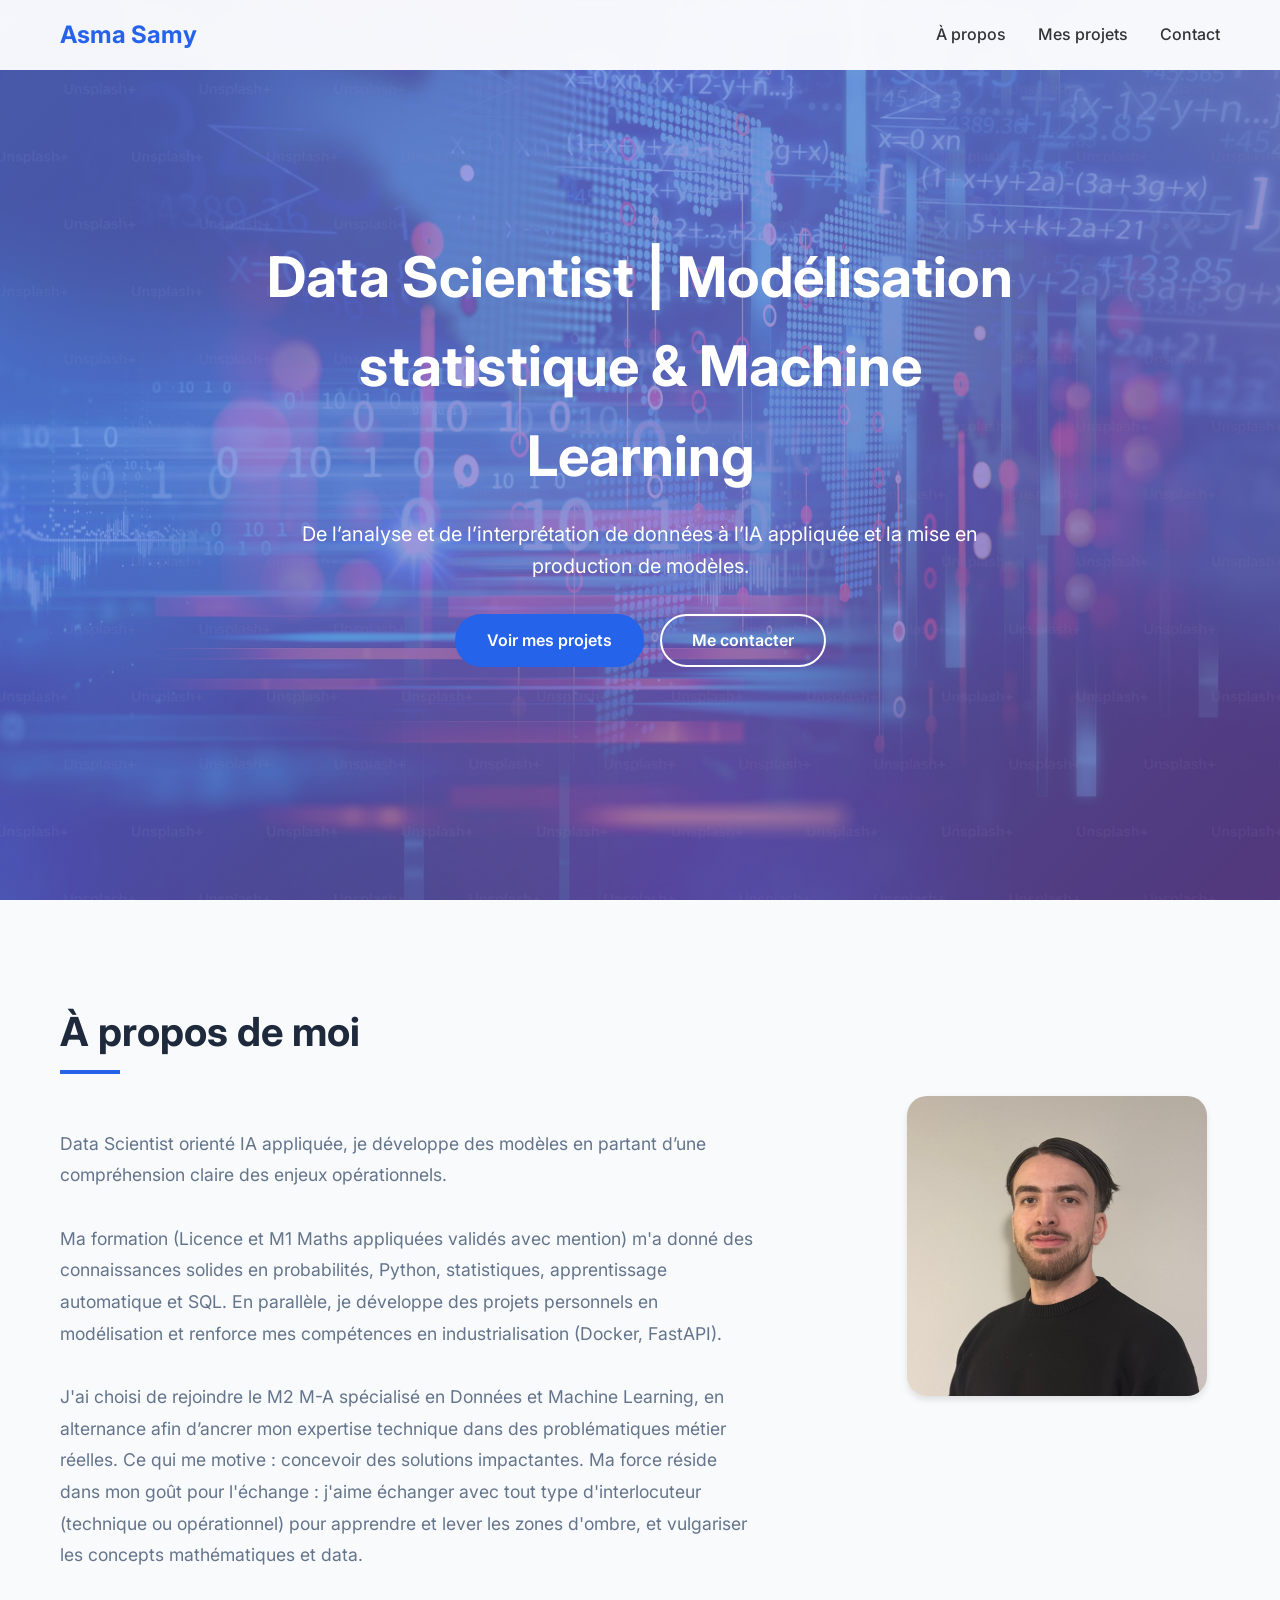
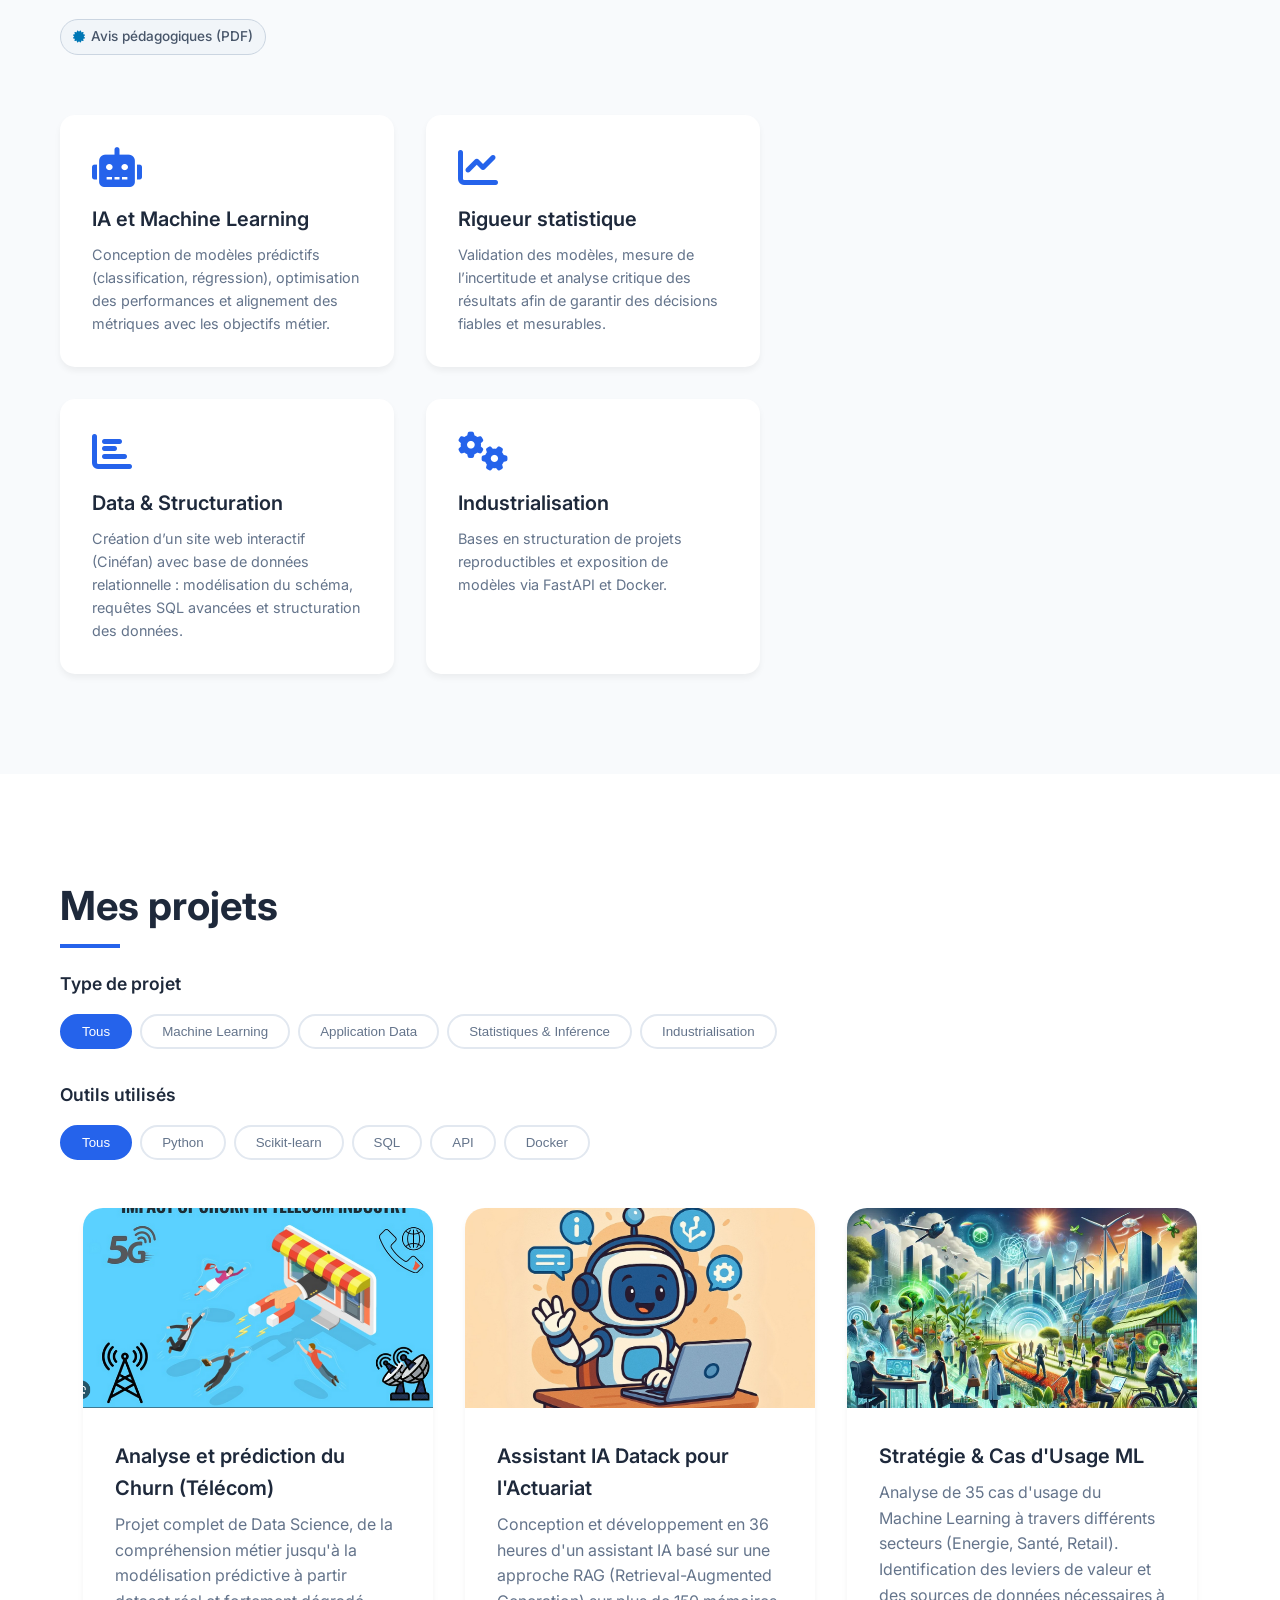
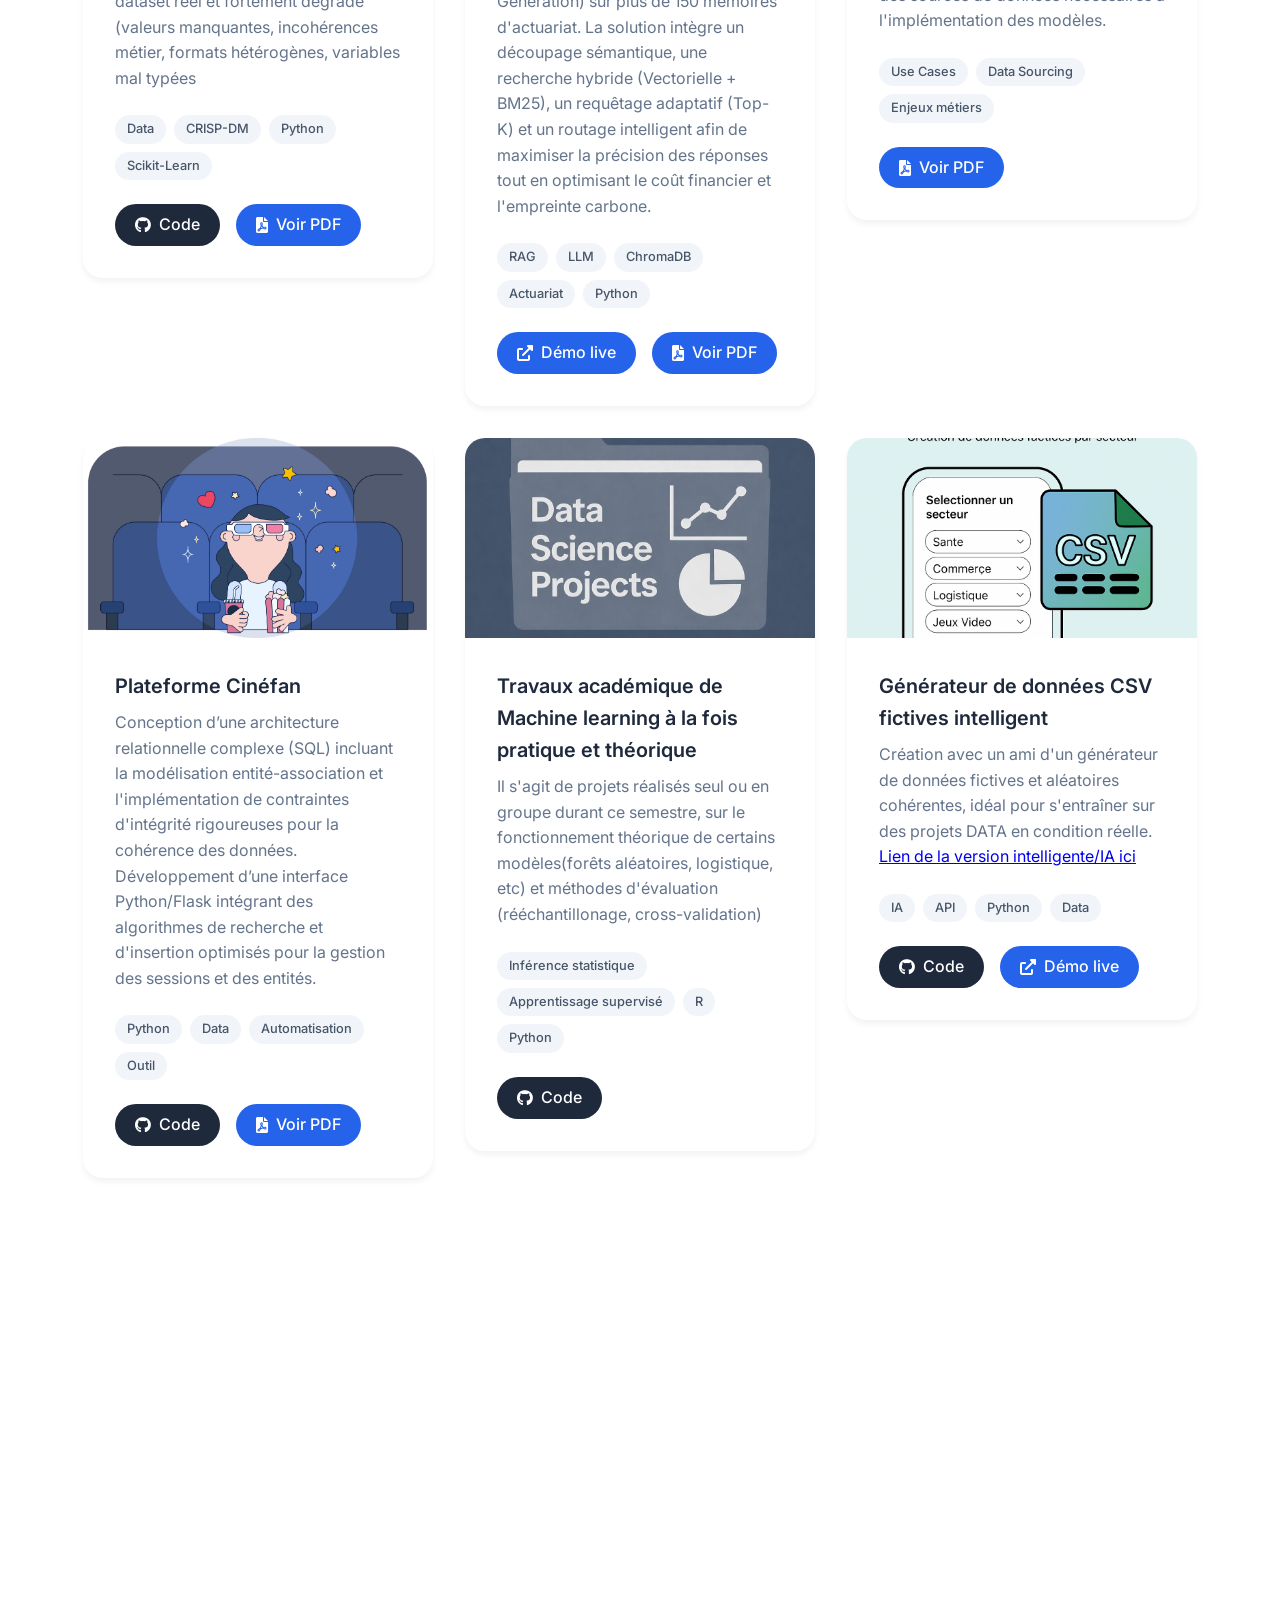
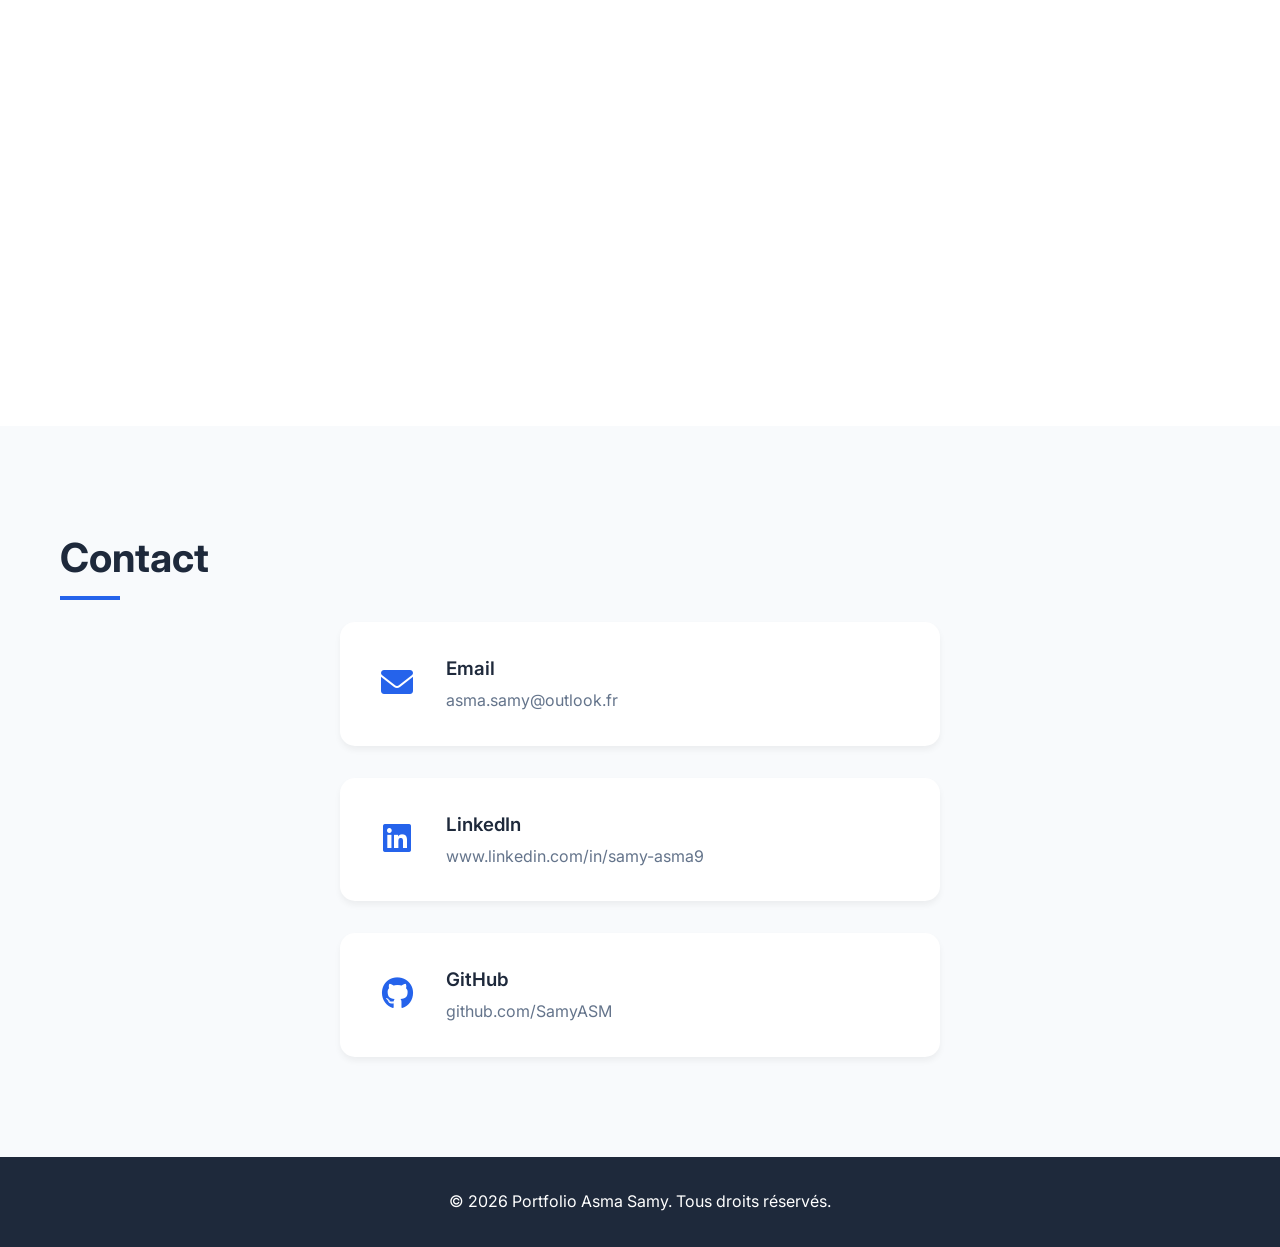
<file: index.html>
<!DOCTYPE html>
<html lang="fr">
<head>
    <meta charset="UTF-8">
    <meta name="viewport" content="width=device-width, initial-scale=1.0">
    <title>Portfolio - Data Science & IA</title>
    <link rel="stylesheet" href="styles.css">
    <link href="https://fonts.googleapis.com/css2?family=Inter:wght@300;400;500;600;700&display=swap" rel="stylesheet">
    <link rel="stylesheet" href="https://cdnjs.cloudflare.com/ajax/libs/font-awesome/6.0.0/css/all.min.css">
</head>
<body>
    <!-- Navigation -->
    <nav class="navbar">
        <div class="nav-container">
            <div class="nav-logo">
                <h2>Asma Samy</h2>
            </div>
            <ul class="nav-menu">
                <li class="nav-item">
                    <a href="#about" class="nav-link">À propos</a>
                </li>
                <li class="nav-item">
                    <a href="#projects" class="nav-link">Mes projets</a>
                </li>
                <li class="nav-item">
                    <a href="#contact" class="nav-link">Contact</a>
                </li>
            </ul>
            <div class="hamburger">
                <span class="bar"></span>
                <span class="bar"></span>
                <span class="bar"></span>
            </div>
        </div>
    </nav>

    <!-- Hero Section -->
    <section class="hero">
        <div class="hero-content">
            <h1 class="hero-title">Data Scientist | Modélisation statistique & Machine Learning</h1>
            <p class="hero-subtitle">De l’analyse et de l’interprétation de données à l’IA appliquée et la mise en production de modèles.</p>
            <div class="hero-buttons">
                <a href="#projects" class="btn btn-primary">Voir mes projets</a>
                <a href="#contact" class="btn btn-secondary">Me contacter</a>
            </div>
        </div>
        <div class="hero-background"></div>
    </section>

    <!-- About Section -->
  <section id="about" class="about">
    <div class="container">
        <h2 class="section-title">À propos de moi</h2>
        
        <!-- NOUVEAU CONTENEUR about-content -->
        <div class="about-content">
            <!-- Conteneur pour le texte et les compétences -->
            <div class="about-text">
                <p class="about-description">
            Data Scientist orienté IA appliquée, je développe des modèles en partant d’une compréhension claire des enjeux opérationnels.   

 Ma formation (Licence et M1 Maths appliquées validés avec mention) m'a donné des connaissances solides en probabilités, Python, statistiques, apprentissage automatique et SQL. En parallèle, je développe des projets personnels en modélisation et renforce mes compétences en industrialisation (Docker, FastAPI).

J'ai choisi de rejoindre le M2 M-A spécialisé en Données et Machine Learning, en alternance afin d’ancrer mon expertise technique dans des problématiques métier réelles. Ce qui me motive : concevoir des solutions impactantes. Ma force réside dans mon goût pour l'échange : j'aime échanger avec tout type d'interlocuteur (technique ou opérationnel) pour apprendre et lever les zones d'ombre, et vulgariser les concepts mathématiques et data.
                        <div style="margin: 20px 0 60px 0;">
                            <a href="lettres de recommandation _SAMY ASMA.pdf" target="_blank" 
                            style="display: inline-flex; align-items: center; gap: 6px; padding: 6px 12px; background-color: #f1f5f9; color: #475569; border: 1px solid #cbd5e1; border-radius: 20px; text-decoration: none; font-size: 0.85rem; font-weight: 500; transition: all 0.2s;">
                            <i class="fas fa-certificate" style="font-size: 0.75rem; color: #0077b5;"></i>
                            Avis pédagogiques (PDF)
                            </a>
                        </div>
                
                
                <div class="skills-grid"> <!-- Début de la grille de compétences -->
                    <div class="skill-item">
                        <i class="fas fa-robot"></i>
                        <h3>IA et Machine Learning</h3>
                        <p> Conception de modèles prédictifs (classification, régression), optimisation des performances et alignement des métriques avec les objectifs métier.</p>
                    </div>
                    <div class="skill-item">
                        <i class="fas fa-chart-line"></i>
                        <h3>Rigueur statistique</h3>
                        <p>Validation des modèles, mesure de l’incertitude et analyse critique des résultats afin de garantir des décisions fiables et mesurables.</p>
                    </div>
                    <div class="skill-item">
                        <i class="fas fa-chart-bar"></i>
                        <h3>Data & Structuration</h3>
                        <p>Création d’un site web interactif (Cinéfan) avec base de données relationnelle : modélisation du schéma, requêtes SQL avancées et structuration des données.</p>
                    </div>
                    <div class="skill-item">
                        <i class="fas fa-cogs"></i>
                        <h3>Industrialisation</h3>
                        <p>Bases en structuration de projets reproductibles et exposition de modèles via FastAPI et Docker.</p>
                    </div>
                    
                </div> <!-- Fin de la grille de compétences -->
            </div> <!-- Fin du conteneur about-text -->
            
            <!-- Conteneur pour l'image de profil -->
            <div class="about-image">
                <img src="assets/images/photo_profil.jpg" alt="Photo professionnelle" class="profile-photo">
            </div> <!-- Fin du conteneur about-image -->
        </div> <!-- FIN DU NOUVEAU CONTENEUR about-content -->
        
    </div>
</section>

    <!-- Projects Section -->
    <section id="projects" class="projects">
        <div class="container">
            <h2 class="section-title">Mes projets</h2>
            
            <!-- Filter Buttons -->
            <div class="filter-container">
                <div class="filter-group">
                    <h3>Type de projet</h3>
                    <div class="filter-buttons" data-filter-type="category">
                        <button class="filter-btn active" data-filter="all">Tous</button>
                        <button class="filter-btn" data-filter="ml">Machine Learning</button>
                        <button class="filter-btn" data-filter="web-data">Application Data</button>
                        <button class="filter-btn" data-filter="stats">Statistiques & Inférence</button>
                        <button class="filter-btn" data-filter="industrialisation">Industrialisation</button>
                        
                    </div>
                </div>
                
                <div class="filter-group">
                    <h3>Outils utilisés</h3>
                    <div class="filter-buttons" data-filter-type="tools">
                        <button class="filter-btn active" data-filter="all">Tous</button>
                        <button class="filter-btn" data-filter="python">Python</button>
                        <button class="filter-btn" data-filter="sklearn">Scikit-learn</button>
                        <button class="filter-btn" data-filter="sql">SQL</button>
                        <button class="filter-btn" data-filter="api">API</button>
                        <button class="filter-btn" data-filter="docker">Docker</button>
                    </div>
                </div>
            </div>

            <!-- Projects Grid -->
            <div class="projects-grid" id="projects-grid">
                <!-- Projects will be dynamically loaded here -->
            </div>
        </div>
    </section>

    <!-- Contact Section -->
    <section id="contact" class="contact">
        <div class="container">
            <h2 class="section-title">Contact</h2>
            <div class="contact-content">
    <div class="contact-info">
    <div class="contact-item">
        <a href="mailto:asma.samy@outlook.fr" class="contact-icon-link">
            <i class="fas fa-envelope"></i>
        </a>
        <div>
            <h3>Email</h3>
            <a href="mailto:asma.samy@outlook.fr">asma.samy@outlook.fr</a>
        </div>
    </div>
    <div class="contact-item">
        <a href="https://www.linkedin.com/in/samy-asma9/" target="_blank" class="contact-icon-link">
            <i class="fab fa-linkedin"></i>
        </a>
        <div>
            <h3>LinkedIn</h3>
            <a href="https://www.linkedin.com/in/samy-asma9/" target="_blank">
                www.linkedin.com/in/samy-asma9
            </a>
        </div>
    </div>
    <div class="contact-item">
        <a href="https://github.com/SamyASM" target="_blank" class="contact-icon-link">
            <i class="fab fa-github"></i>
        </a>
        <div>
            <h3>GitHub</h3>
            <a href="https://github.com/SamyASM" target="_blank">
                github.com/SamyASM
            </a>
        </div>
    </div>
</div>
            </div>
        </div>
    </section>

    <!-- Footer -->
    <footer class="footer">
        <div class="container">
            <p>&copy; 2026 Portfolio Asma Samy. Tous droits réservés.</p>
        </div>
    </footer>

    <script src="script.js"></script>
</body>
</html>
</file>
<file: styles.css>
/* Reset and Base Styles */
* {
    margin: 0;
    padding: 0;
    box-sizing: border-box;
}

body {
    font-family: 'Inter', sans-serif;
    line-height: 1.6;
    color: #333;
    overflow-x: hidden;
}

.container {
    max-width: 1200px;
    margin: 0 auto;
    padding: 0 20px;
}

/* Navigation */
.navbar {
    position: fixed;
    top: 0;
    width: 100%;
    background: rgba(255, 255, 255, 0.95);
    backdrop-filter: blur(10px);
    z-index: 1000;
    transition: all 0.3s ease;
}

.nav-container {
    max-width: 1200px;
    margin: 0 auto;
    padding: 1rem 20px;
    display: flex;
    justify-content: space-between;
    align-items: center;
}

.nav-logo h2 {
    color: #2563eb;
    font-weight: 700;
}

.nav-menu {
    display: flex;
    list-style: none;
    gap: 2rem;
}

.nav-link {
    text-decoration: none;
    color: #333;
    font-weight: 500;
    transition: color 0.3s ease;
    position: relative;
}

.nav-link:hover {
    color: #2563eb;
}

.nav-link::after {
    content: '';
    position: absolute;
    width: 0;
    height: 2px;
    bottom: -5px;
    left: 0;
    background-color: #2563eb;
    transition: width 0.3s ease;
}

.nav-link:hover::after {
    width: 100%;
}

.hamburger {
    display: none;
    flex-direction: column;
    cursor: pointer;
}

.bar {
    width: 25px;
    height: 3px;
    background-color: #333;
    margin: 3px 0;
    transition: 0.3s;
}

/* Hero Section */
.hero {
    height: 100vh;
    display: flex;
    align-items: center;
    justify-content: center;
    position: relative;
    background: linear-gradient(135deg, #667eea 0%, #764ba2 100%);
    overflow: hidden;
}

.hero-background {
    position: absolute;
    top: 0;
    left: 0;
    width: 100%;
    height: 100%;
    background-image: url('assets/images/hero-bg.jpg');
    background-size: cover;
    background-position: center;
    opacity: 0.3;
    z-index: 1;
}

.hero-content {
    text-align: center;
    color: white;
    z-index: 2;
    position: relative;
    max-width: 800px;
    padding: 0 20px;
}

.hero-title {
    font-size: 3.5rem;
    font-weight: 700;
    margin-bottom: 1rem;
    opacity: 0;
    animation: fadeInUp 1s ease forwards;
}

.hero-subtitle {
    font-size: 1.25rem;
    margin-bottom: 2rem;
    opacity: 0;
    animation: fadeInUp 1s ease 0.3s forwards;
}

.hero-buttons {
    display: flex;
    gap: 1rem;
    justify-content: center;
    flex-wrap: wrap;
    opacity: 0;
    animation: fadeInUp 1s ease 0.6s forwards;
}

.btn {
    padding: 12px 30px;
    border-radius: 50px;
    text-decoration: none;
    font-weight: 600;
    transition: all 0.3s ease;
    display: inline-block;
}

.btn-primary {
    background: #2563eb;
    color: white;
    border: 2px solid #2563eb;
}

.btn-primary:hover {
    background: transparent;
    color: #2563eb;
    background: white;
}

.btn-secondary {
    background: transparent;
    color: white;
    border: 2px solid white;
}

.btn-secondary:hover {
    background: white;
    color: #2563eb;
}

/* About Section */
.about {
    padding: 100px 0;
    background: #f8fafc;
}

/* Styles pour la section À propos */
.about-content {
    display: flex; /* Active Flexbox */
    flex-direction: column; /* Par défaut, les éléments s'empilent sur mobile */
    align-items: center; /* Centre les éléments horizontalement sur mobile */
    gap: 40px; /* Espace entre les colonnes/lignes */
    margin-top: 30px; /* Un peu d'espace sous le titre de section */
}

.about-text {
    flex: 1; /* Permet au texte de prendre l'espace disponible */
    max-width: 700px; /* Limite la largeur du texte pour une meilleure lisibilité */
    text-align: center; /* Centre le texte sur mobile */
}

/* Media query pour les écrans plus grands (desktop) */
@media (min-width: 768px) {
    .about-content {
        flex-direction: row; /* Les éléments s'alignent en ligne sur desktop */
        justify-content: space-between; /* Espace les éléments */
        align-items: flex-start; /* Aligne les éléments en haut */
        text-align: left; /* Réaligne le texte à gauche */
    }

    .about-text {
        text-align: left; /* Réaligne le texte à gauche */
    }

    .about-image {
        flex-shrink: 0; /* Empêche l'image de rétrécir */
        margin-left: 40px; /* Ajoute un espace à gauche de l'image */
    }
}

.profile-photo {
    width: 300px; /* Définissez une largeur */
    height: 300px; /* Définissez une hauteur */
    border-radius: 20px; /* Pour des coins arrondis, si vous le souhaitez */
    object-fit: cover; /* Pour que l'image couvre la zone sans être déformée */
    display: block; /* Assure que l'image se comporte comme un bloc */
    margin: 0 auto; /* Centre l'image si son conteneur est plus large */
    box-shadow: 0 4px 6px rgba(0, 0, 0, 0.1); /* Ajoute une légère ombre */
}


.about-content {
    display: grid;
    grid-template-columns: 2fr 1fr;
    gap: 4rem;
    align-items: start;
}

.section-title {
    font-size: 2.5rem;
    font-weight: 700;
    margin-bottom: 2rem;
    color: #1e293b;
    position: relative;
}

.section-title::after {
    content: '';
    position: absolute;
    width: 60px;
    height: 4px;
    background: #2563eb;
    bottom: -10px;
    left: 0;
}

.about-description {
    font-size: 1.1rem;
    color: #64748b;
    margin-bottom: 3rem;
    line-height: 1.8;
    white-space: pre-line;
}

.skills-grid {
    display: grid;
    grid-template-columns: repeat(auto-fit, minmax(250px, 1fr));
    gap: 2rem;
}

.skill-item {
    background: white;
    padding: 2rem;
    border-radius: 15px;
    box-shadow: 0 4px 6px rgba(0, 0, 0, 0.05);
    transition: transform 0.3s ease, box-shadow 0.3s ease;
}

.skill-item:hover {
    transform: translateY(-5px);
    box-shadow: 0 10px 25px rgba(0, 0, 0, 0.1);
}

.skill-item i {
    font-size: 2.5rem;
    color: #2563eb;
    margin-bottom: 1rem;
}

.skill-item h3 {
    font-size: 1.25rem;
    font-weight: 600;
    margin-bottom: 0.5rem;
    color: #1e293b;
}

.skill-item p {
    color: #64748b;
    font-size: 0.9rem;
}

.about-image {
    display: flex;
    justify-content: center;
}

.image-placeholder {
    width: 300px;
    height: 300px;
    background: linear-gradient(135deg, #667eea 0%, #764ba2 100%);
    border-radius: 20px;
    display: flex;
    flex-direction: column;
    align-items: center;
    justify-content: center;
    color: white;
    text-align: center;
}

.image-placeholder i {
    font-size: 4rem;
    margin-bottom: 1rem;
}

/* Projects Section */
.projects {
    padding: 100px 0;
    background: white;
}

.filter-container {
    margin-bottom: 3rem;
    display: flex;
    flex-direction: column;
    gap: 2rem;
}

.filter-group h3 {
    font-size: 1.1rem;
    font-weight: 600;
    margin-bottom: 1rem;
    color: #1e293b;
}

.filter-buttons {
    display: flex;
    flex-wrap: wrap;
    gap: 0.5rem;
}

.filter-btn {
    padding: 8px 20px;
    border: 2px solid #e2e8f0;
    background: white;
    color: #64748b;
    border-radius: 25px;
    cursor: pointer;
    transition: all 0.3s ease;
    font-weight: 500;
}

.filter-btn:hover,
.filter-btn.active {
    background: #2563eb;
    color: white;
    border-color: #2563eb;
}

.projects-grid {
    display: grid;
    grid-template-columns: repeat(auto-fill, minmax(350px, 350px)); /* Force les colonnes à 350px */
    gap: 2rem;
    justify-content: center; /* Centre les éléments dans la grille */
    align-items: start; /* Aligne les éléments en haut */
}

.project-card {
    background: white;
    border-radius: 20px;
    overflow: hidden;
    box-shadow: 0 4px 6px rgba(0, 0, 0, 0.05);
    transition: all 0.3s ease;
    opacity: 1;
    transform: scale(1);
}

.project-card.hidden {
    display: none !important;
}

.project-card:hover {
    transform: translateY(-10px);
    box-shadow: 0 20px 40px rgba(0, 0, 0, 0.1);
}

.project-image {
    height: 200px;
    background-size: cover;
    background-position: center;
    position: relative;
    overflow: hidden;
}

.project-image::after {
    content: '';
    position: absolute;
    top: 0;
    left: 0;
    width: 100%;
    height: 100%;
    background: linear-gradient(45deg, rgba(37, 99, 235, 0.8), rgba(139, 69, 19, 0.8));
    opacity: 0;
    transition: opacity 0.3s ease;
}

.project-card:hover .project-image::after {
    opacity: 1;
}

.project-content {
    padding: 2rem;
}

.project-title {
    font-size: 1.25rem;
    font-weight: 600;
    margin-bottom: 0.5rem;
    color: #1e293b;
}

.project-description {
    color: #64748b;
    margin-bottom: 1.5rem;
    line-height: 1.6;
}

.project-tags {
    display: flex;
    flex-wrap: wrap;
    gap: 0.5rem;
    margin-bottom: 1.5rem;
}

.project-tag {
    padding: 4px 12px;
    background: #f1f5f9;
    color: #475569;
    border-radius: 15px;
    font-size: 0.8rem;
    font-weight: 500;
}

.project-links {
    display: flex;
    gap: 1rem;
}

.project-link {
    padding: 8px 20px;
    border-radius: 25px;
    text-decoration: none;
    font-weight: 500;
    transition: all 0.3s ease;
    display: inline-flex;
    align-items: center;
    gap: 0.5rem;
}

.project-link.github,
.project-link.tableau {
    background: #1e293b;
    color: white;
}

.project-link.github:hover {
    background: #334155;
}

.project-link.demo {
    background: #2563eb;
    color: white;
}

.project-link.demo:hover {
    background: #1d4ed8;
}

/* Contact Section */
.contact {
    padding: 100px 0;
    background: #f8fafc;
}

.contact-content {
    max-width: 600px;
    margin: 0 auto;
}

.contact-info {
    display: flex;
    flex-direction: column;
    gap: 2rem;
}

.contact-item {
    display: flex;
    align-items: center;
    gap: 1.5rem;
    padding: 2rem;
    background: white;
    border-radius: 15px;
    box-shadow: 0 4px 6px rgba(0, 0, 0, 0.05);
    transition: transform 0.3s ease;
}

.contact-item:hover {
    transform: translateY(-5px);
}

.contact-item i {
    font-size: 2rem;
    width: 50px;
    text-align: center;
}

.contact-item h3 {
    font-weight: 600;
    margin-bottom: 0.25rem;
    color: #1e293b;
}

/* Style pour le LIEN TEXTE (Email, LinkedIn, GitHub) */
.contact-item div a { /* Cible le <a> à l'intérieur du <div> */
    color: #64748b;
    text-decoration: none;
    transition: color 0.3s ease;
}

.contact-item div a:hover {
    color: #2563eb;
    text-decoration: underline;
}

/* NOUVEAU: Style pour le LIEN ICÔNE (classe .contact-icon-link) */
a.contact-icon-link {
    color: #2563eb; /* Applique la couleur bleue au lien de l'icône */
    text-decoration: none; /* Supprime le soulignement */
    transition: color 0.3s ease;
}

a.contact-icon-link:hover {
    color: #1d4ed8; /* Un bleu plus foncé au survol de l'icône */
}

/* Footer */
.footer {
    background: #1e293b;
    color: white;
    text-align: center;
    padding: 2rem 0;
}

/* Animations */
@keyframes fadeInUp {
    from {
        opacity: 0;
        transform: translateY(30px);
    }
    to {
        opacity: 1;
        transform: translateY(0);
    }
}

/* Responsive Design */
@media (max-width: 768px) {
    .hamburger {
        display: flex;
    }

    .nav-menu {
        position: fixed;
        left: -100%;
        top: 70px;
        flex-direction: column;
        background-color: white;
        width: 100%;
        text-align: center;
        transition: 0.3s;
        box-shadow: 0 10px 27px rgba(0, 0, 0, 0.05);
        padding: 2rem 0;
    }

    .nav-menu.active {
        left: 0;
    }

    .hero-title {
        font-size: 2.5rem;
    }

    .hero-buttons {
        flex-direction: column;
        align-items: center;
    }

    .about-content {
        grid-template-columns: 1fr;
        text-align: center;
    }

    .skills-grid {
        grid-template-columns: 1fr;
    }

    .filter-container {
        text-align: center;
    }

    .filter-buttons {
        justify-content: center;
    }

    .projects-grid {
        grid-template-columns: 1fr;
    }

    .project-links {
        flex-direction: column;
    }

    .contact-item {
        flex-direction: column;
        text-align: center;
    }
}

@media (max-width: 480px) {
    .hero-title {
        font-size: 2rem;
    }

    .section-title {
        font-size: 2rem;
    }

    .container {
        padding: 0 15px;
    }

    .skill-item,
    .project-card,
    .contact-item {
        margin: 0 10px;
    }


}
</file>
